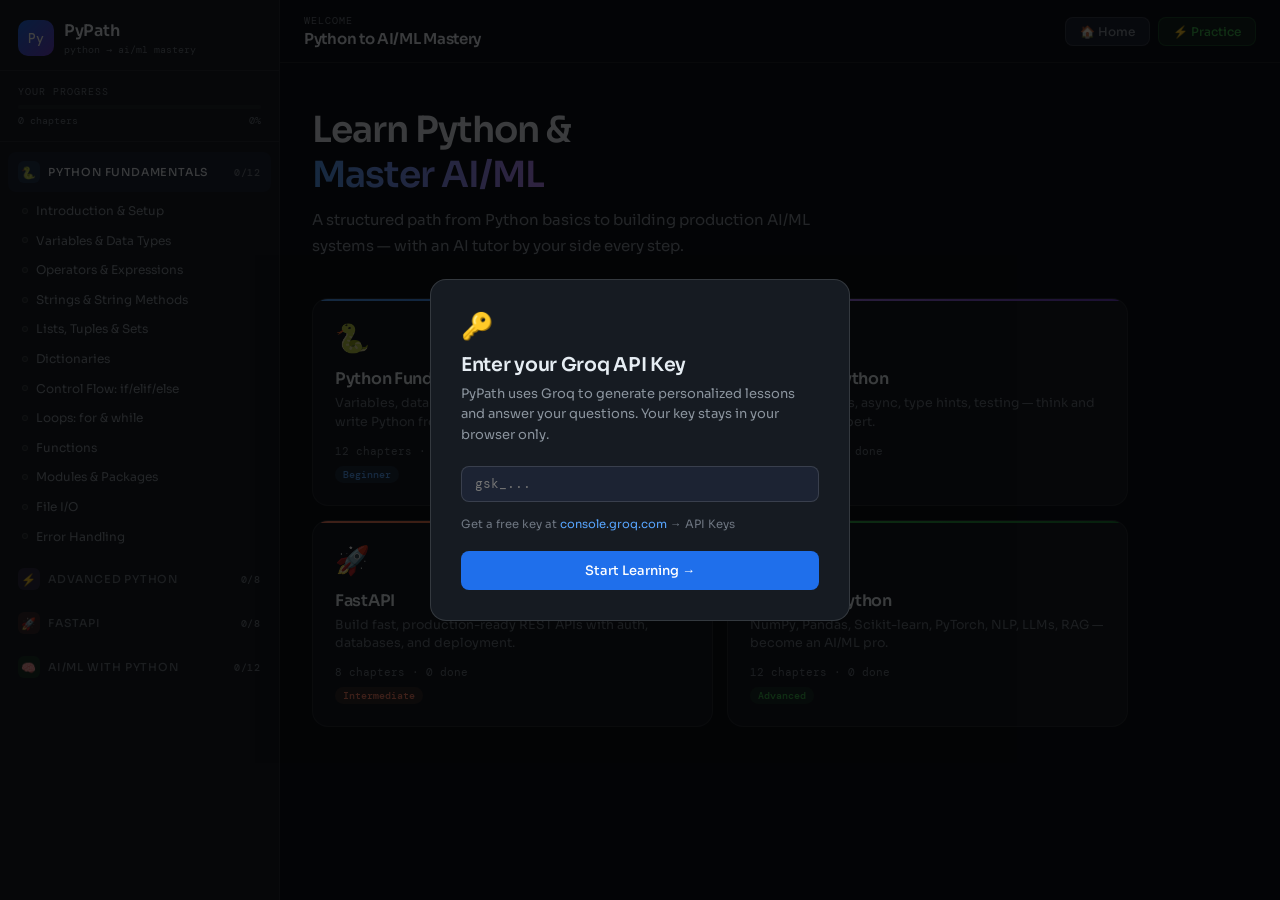
<file: index.html>
<!DOCTYPE html>
<html lang="en">
<head>
<meta charset="UTF-8">
<meta name="viewport" content="width=device-width, initial-scale=1.0">
<title>PyPath — Home</title>
<link href="https://fonts.googleapis.com/css2?family=DM+Mono:wght@400;500&family=Sora:wght@300;400;500;600&display=swap" rel="stylesheet">
<link rel="stylesheet" href="style.css">
<link rel="manifest" href="manifest.json">
<meta name="theme-color" content="#0d1117">
<meta name="apple-mobile-web-app-capable" content="yes">
<meta name="apple-mobile-web-app-status-bar-style" content="black-translucent">
<link rel="apple-touch-icon" href="icon.svg">
</head>
<body>

<!-- API MODAL -->
<div id="api-modal">
  <div class="modal-box">
    <div style="font-size:26px;margin-bottom:10px">🔑</div>
    <div class="modal-title">Enter your Groq API Key</div>
    <div class="modal-sub">PyPath uses Groq to generate personalized lessons and answer your questions. Your key stays in your browser only.</div>
    <input class="modal-input" id="api-key-input" type="password" placeholder="gsk_..." autocomplete="off">
    <div class="modal-note">Get a free key at <a href="https://console.groq.com/keys" target="_blank">console.groq.com</a> → API Keys</div>
    <button class="btn btn-primary" style="width:100%;padding:10px;font-size:13px" onclick="saveApiKey()">Start Learning →</button>
  </div>
</div>

<!-- SIDEBAR -->
<div id="sidebar">
  <div class="sidebar-logo">
    <div class="logo-mark">
      <div class="logo-icon" onclick="showHome()" style="cursor:pointer">Py</div>
      <div onclick="showHome()" style="cursor:pointer"><div class="logo-text">PyPath</div><div class="logo-sub">python → ai/ml mastery</div></div>
    </div>
  </div>
  <div class="sidebar-progress">
    <div class="progress-label">Your Progress</div>
    <div class="progress-bar"><div class="progress-fill" id="prog-fill" style="width:0%"></div></div>
    <div class="progress-stat"><span id="prog-done">0 chapters</span><span id="prog-pct">0%</span></div>
  </div>
  <div class="sidebar-modules" id="sidebar-modules"></div>
</div>

<!-- MAIN -->
<div id="main">
  <div class="topbar">
    <div class="topbar-breadcrumb">
      <div class="tb-module" id="tb-module">Welcome</div>
      <div class="tb-chapter" id="tb-chapter">Python to AI/ML Mastery</div>
    </div>
    <div style="display:flex;gap:8px">
      <button class="btn" onclick="showHome()">🏠 Home</button>
      <button class="btn btn-green" onclick="showPractice()">⚡ Practice</button>
    </div>
  </div>

  <div id="content-area">
    <!-- HOME VIEW -->
    <div class="view active" id="home-view">
      <div class="home-content">
        <div class="home-title">Learn Python &<br><span>Master AI/ML</span></div>
        <div class="home-sub">A structured path from Python basics to building production AI/ML systems — with an AI tutor by your side every step.</div>
        <div class="modules-grid" id="home-modules"></div>
      </div>
    </div>
  </div>
</div>

<script src="script.js"></script>
</body>
</html>
</file>
<file: style.css>
:root {
  --bg: #0d1117; --bg2: #161b22; --bg3: #1c2333; --bg4: #21262d;
  --border: rgba(255,255,255,0.08); --border2: rgba(255,255,255,0.13);
  --text: #e6edf3; --text2: #8b949e; --text3: #6e7681;
  --accent: #58a6ff; --accent2: #1f6feb;
  --green: #3fb950; --purple: #bc8cff; --purple2: #6e40c9;
  --orange: #f78166; --yellow: #e3b341; --pink: #f778ba;
  --radius: 12px; --radius-sm: 8px; --radius-lg: 16px;
  --font: 'Sora', sans-serif; --mono: 'DM Mono', monospace;
}
* { margin:0; padding:0; box-sizing:border-box; }
body { font-family:var(--font); background:var(--bg); color:var(--text); min-height:100vh; display:flex; overflow:hidden; }

/* SIDEBAR */
#sidebar { width:280px; min-width:280px; background:var(--bg2); border-right:1px solid var(--border); display:flex; flex-direction:column; height:100vh; overflow-y:auto; }
.sidebar-logo { padding:20px 18px 14px; border-bottom:1px solid var(--border); }
.logo-mark { display:flex; align-items:center; gap:10px; }
.logo-icon { width:36px; height:36px; background:linear-gradient(135deg,var(--accent2),var(--purple2)); border-radius:10px; display:flex; align-items:center; justify-content:center; font-family:var(--mono); font-size:13px; font-weight:500; color:white; }
.logo-text { font-size:16px; font-weight:600; letter-spacing:-0.3px; }
.logo-sub { font-size:10px; color:var(--text3); font-family:var(--mono); margin-top:2px; }
.sidebar-progress { padding:14px 18px; border-bottom:1px solid var(--border); }
.progress-label { font-size:10px; color:var(--text3); font-family:var(--mono); text-transform:uppercase; letter-spacing:1px; margin-bottom:7px; }
.progress-bar { height:4px; background:var(--bg4); border-radius:99px; overflow:hidden; }
.progress-fill { height:100%; background:linear-gradient(90deg,var(--accent),var(--purple)); border-radius:99px; transition:width 0.5s; }
.progress-stat { display:flex; justify-content:space-between; margin-top:5px; font-size:10px; color:var(--text3); font-family:var(--mono); }
.sidebar-modules { flex:1; padding:10px 8px; }
.module-group { margin-bottom:4px; }
.module-header { display:flex; align-items:center; gap:8px; padding:9px 10px; border-radius:var(--radius-sm); cursor:pointer; transition:all 0.15s; font-size:11px; font-weight:500; text-transform:uppercase; letter-spacing:0.8px; color:var(--text3); user-select:none; }
.module-header:hover { background:var(--bg3); color:var(--text2); }
.module-badge { width:22px; height:22px; border-radius:6px; display:flex; align-items:center; justify-content:center; font-size:12px; flex-shrink:0; }
.m1 .module-badge { background:rgba(88,166,255,0.15); }
.m2 .module-badge { background:rgba(188,140,255,0.15); }
.m3 .module-badge { background:rgba(247,129,102,0.15); }
.m4 .module-badge { background:rgba(63,185,80,0.15); }
.module-chapters { display:none; padding:4px 0; }
.module-group.open .module-chapters { display:block; }
.module-group.open .module-header { background:var(--bg3); color:var(--text); }
.chapter-item { display:flex; align-items:center; gap:8px; padding:7px 10px 7px 14px; border-radius:var(--radius-sm); cursor:pointer; font-size:12px; color:var(--text2); transition:all 0.15s; }
.chapter-item:hover { background:var(--bg3); color:var(--text); }
.chapter-item.active { background:rgba(88,166,255,0.1); color:var(--accent); }
.ch-dot { width:6px; height:6px; border-radius:50%; background:var(--bg4); flex-shrink:0; border:1.5px solid var(--border2); }
.chapter-item.active .ch-dot { background:var(--accent); border-color:var(--accent); }
.chapter-item.completed .ch-dot { background:var(--green); border-color:var(--green); }

/* MAIN */
#main { flex:1; display:flex; flex-direction:column; height:100vh; overflow:hidden; }
.topbar { padding:14px 24px; border-bottom:1px solid var(--border); display:flex; align-items:center; gap:14px; background:var(--bg); flex-shrink:0; }
.topbar-breadcrumb { flex:1; }
.tb-module { font-size:10px; color:var(--text3); font-family:var(--mono); text-transform:uppercase; letter-spacing:1px; }
.tb-chapter { font-size:15px; font-weight:600; letter-spacing:-0.3px; margin-top:2px; }
.btn { padding:6px 14px; border-radius:var(--radius-sm); font-size:12px; font-weight:500; cursor:pointer; border:1px solid var(--border2); background:var(--bg3); color:var(--text2); transition:all 0.15s; font-family:var(--font); }
.btn:hover { background:var(--bg4); color:var(--text); }
.btn-primary { background:var(--accent2); color:white; border-color:transparent; }
.btn-primary:hover { background:var(--accent); }
.btn-green { background:rgba(63,185,80,0.12); color:var(--green); border-color:rgba(63,185,80,0.25); }
.btn-green:hover { background:rgba(63,185,80,0.22); }

#content-area { flex:1; display:flex; overflow:hidden; }

/* LESSON */
#lesson-panel { flex:1; overflow-y:auto; padding:28px 32px; background:var(--bg); }
.lesson-content { line-height:1.8; font-size:14px; color:var(--text2); max-width:740px; }
.lesson-content h1 { font-size:24px; font-weight:600; color:var(--text); letter-spacing:-0.5px; margin-bottom:10px; }
.lesson-content h2 { font-size:17px; font-weight:600; color:var(--text); margin:26px 0 10px; }
.lesson-content h3 { font-size:14px; font-weight:500; color:var(--text); margin:18px 0 7px; }
.lesson-content p { margin-bottom:13px; }
.lesson-content ul,.lesson-content ol { padding-left:20px; margin-bottom:13px; }
.lesson-content li { margin-bottom:5px; }
.lesson-content strong { color:var(--text); font-weight:500; }
.lesson-content code { background:var(--bg3); border:1px solid var(--border); border-radius:4px; padding:1px 5px; font-family:var(--mono); font-size:12px; color:var(--purple); }
.code-block { background:var(--bg2); border:1px solid var(--border); border-radius:var(--radius); margin:14px 0; overflow:hidden; }
.code-block-header { padding:7px 14px; background:var(--bg3); border-bottom:1px solid var(--border); display:flex; align-items:center; justify-content:space-between; font-family:var(--mono); font-size:10px; color:var(--text3); }
.code-block pre { padding:14px 16px; font-family:var(--mono); font-size:12.5px; line-height:1.7; overflow-x:auto; color:var(--text); white-space:pre; }
.kw{color:#ff7b72} .fn{color:#d2a8ff} .str{color:#a5d6ff} .num{color:#79c0ff} .cm{color:#8b949e;font-style:italic} .cls{color:#ffa657}
.concept-cards { display:grid; grid-template-columns:1fr 1fr; gap:10px; margin:18px 0; max-width:740px; }
.concept-card { background:var(--bg2); border:1px solid var(--border); border-radius:var(--radius); padding:14px 16px; }
.cc-icon { font-size:20px; margin-bottom:7px; }
.cc-title { font-size:12px; font-weight:500; color:var(--text); margin-bottom:4px; }
.cc-desc { font-size:11.5px; color:var(--text3); line-height:1.5; }

/* AI PANEL */
#ai-panel { width:320px; min-width:320px; background:var(--bg2); border-left:1px solid var(--border); display:flex; flex-direction:column; }
.ai-panel-header { padding:14px 16px; border-bottom:1px solid var(--border); display:flex; align-items:center; gap:10px; flex-shrink:0; }
.ai-avatar { width:30px; height:30px; border-radius:9px; background:linear-gradient(135deg,#1f6feb,#6e40c9); display:flex; align-items:center; justify-content:center; font-size:13px; flex-shrink:0; }
.ai-name { font-size:13px; font-weight:600; }
.ai-status { font-size:10px; color:var(--green); font-family:var(--mono); }
#ai-tab-bar { display:flex; border-bottom:1px solid var(--border); flex-shrink:0; }
.ai-tab { flex:1; padding:9px; text-align:center; font-size:11px; color:var(--text3); cursor:pointer; transition:all 0.15s; border-bottom:2px solid transparent; }
.ai-tab:hover { color:var(--text2); }
.ai-tab.active { color:var(--accent); border-bottom-color:var(--accent); }
#ai-messages { flex:1; overflow-y:auto; padding:14px; display:flex; flex-direction:column; gap:10px; }
.msg { display:flex; gap:7px; }
.msg-avatar { width:24px; height:24px; border-radius:7px; flex-shrink:0; display:flex; align-items:center; justify-content:center; font-size:10px; font-weight:600; }
.msg.ai .msg-avatar { background:linear-gradient(135deg,#1f6feb,#6e40c9); color:white; }
.msg.user .msg-avatar { background:var(--bg4); color:var(--text2); border:1px solid var(--border2); }
.msg-bubble { flex:1; padding:9px 11px; border-radius:var(--radius-sm); font-size:12.5px; line-height:1.6; color:var(--text2); }
.msg.ai .msg-bubble { background:var(--bg3); border:1px solid var(--border); }
.msg.user .msg-bubble { background:rgba(88,166,255,0.07); border:1px solid rgba(88,166,255,0.18); color:var(--text); }
.msg-bubble code { background:var(--bg); padding:1px 4px; border-radius:3px; font-family:var(--mono); font-size:11px; color:var(--purple); }
.typing-indicator { display:flex; gap:4px; padding:3px 0; }
.typing-dot { width:5px; height:5px; border-radius:50%; background:var(--text3); animation:bounce 1.2s infinite; }
.typing-dot:nth-child(2){animation-delay:0.2s} .typing-dot:nth-child(3){animation-delay:0.4s}
@keyframes bounce{0%,60%,100%{transform:translateY(0)}30%{transform:translateY(-5px)}}
#ai-input-area { padding:10px; border-top:1px solid var(--border); flex-shrink:0; }
.ai-input-wrap { display:flex; gap:7px; align-items:flex-end; }
#ai-input { flex:1; background:var(--bg3); border:1px solid var(--border2); border-radius:var(--radius-sm); padding:7px 11px; font-family:var(--font); font-size:12.5px; color:var(--text); resize:none; min-height:34px; max-height:90px; line-height:1.5; outline:none; transition:border-color 0.15s; }
#ai-input:focus { border-color:var(--accent2); }
#ai-input::placeholder { color:var(--text3); }
.send-btn { width:34px; height:34px; border-radius:var(--radius-sm); background:var(--accent2); border:none; color:white; cursor:pointer; display:flex; align-items:center; justify-content:center; font-size:14px; transition:background 0.15s; flex-shrink:0; }
.send-btn:hover { background:var(--accent); }

/* VIEWS */
.view { display:none; flex:1; overflow:hidden; }
.view.active { display:flex; }
#home-view { overflow-y:auto; }

/* HOME */
.home-content { padding:44px 32px; max-width:880px; }
.home-title { font-size:36px; font-weight:600; letter-spacing:-1px; margin-bottom:10px; }
.home-title span { background:linear-gradient(90deg,var(--accent),var(--purple)); -webkit-background-clip:text; -webkit-text-fill-color:transparent; background-clip:text; }
.home-sub { font-size:15px; color:var(--text2); line-height:1.7; max-width:540px; margin-bottom:40px; }
.modules-grid { display:grid; grid-template-columns:1fr 1fr; gap:14px; }
.module-card { background:var(--bg2); border:1px solid var(--border); border-radius:var(--radius-lg); padding:22px; cursor:pointer; transition:all 0.2s; position:relative; overflow:hidden; }
.module-card::before { content:''; position:absolute; top:0; left:0; right:0; height:2px; }
.mc-1::before{background:linear-gradient(90deg,var(--accent),var(--accent2))} .mc-2::before{background:linear-gradient(90deg,var(--purple),var(--purple2))} .mc-3::before{background:linear-gradient(90deg,var(--orange),#d4611c)} .mc-4::before{background:linear-gradient(90deg,var(--green),#1a7f37)}
.module-card:hover { border-color:var(--border2); transform:translateY(-2px); background:var(--bg3); }
.mc-icon { font-size:28px; margin-bottom:12px; }
.mc-title { font-size:16px; font-weight:600; margin-bottom:5px; letter-spacing:-0.3px; }
.mc-desc { font-size:12.5px; color:var(--text3); line-height:1.5; margin-bottom:12px; }
.mc-meta { font-size:11px; font-family:var(--mono); color:var(--text3); }
.mc-tag { display:inline-block; padding:2px 8px; border-radius:99px; font-size:10px; font-family:var(--mono); font-weight:500; margin-top:8px; }
.t-blue{background:rgba(88,166,255,0.12);color:var(--accent)} .t-purple{background:rgba(188,140,255,0.12);color:var(--purple)} .t-orange{background:rgba(247,129,102,0.12);color:var(--orange)} .t-green{background:rgba(63,185,80,0.12);color:var(--green)}

/* PRACTICE */
#practice-view { flex-direction:row; }
.editor-header { padding:10px 18px; background:var(--bg2); border-bottom:1px solid var(--border); display:flex; align-items:center; gap:10px; flex-shrink:0; }
#code-editor { flex:1; background:var(--bg); border:none; outline:none; resize:none; font-family:var(--mono); font-size:13px; color:var(--text); padding:18px 22px; line-height:1.7; }
.output-area { background:var(--bg2); border-top:1px solid var(--border); max-height:180px; display:flex; flex-direction:column; transition:max-height 0.25s ease-out; overflow:hidden; }
.output-area.collapsed { max-height: 32px; }
.output-header { padding:7px 18px; border-bottom:1px solid var(--border); font-size:10px; font-family:var(--mono); color:var(--text3); display:flex; align-items:center; gap:7px; cursor:pointer; user-select:none; height:32px; flex-shrink:0; }
.out-dot { width:5px; height:5px; border-radius:50%; }
.out-toggle { margin-left: auto; font-size: 10px; transition: transform 0.2s; }
.collapsed .out-toggle { transform: rotate(-180deg); }
#output-text { padding:12px 18px; font-family:var(--mono); font-size:12.5px; color:var(--green); line-height:1.7; white-space:pre; overflow:auto; flex:1; }

/* QUIZ */
.quiz-box { background:var(--bg2); border:1px solid var(--border); border-radius:var(--radius); padding:20px; margin:20px 0; max-width:740px; }
.quiz-q { font-size:14px; font-weight:500; color:var(--text); margin-bottom:14px; }
.quiz-options { display:flex; flex-direction:column; gap:7px; }
.quiz-opt { padding:10px 14px; background:var(--bg3); border:1px solid var(--border); border-radius:var(--radius-sm); cursor:pointer; font-size:13px; color:var(--text2); transition:all 0.15s; font-family:var(--font); text-align:left; }
.quiz-opt:hover:not(:disabled) { border-color:var(--accent2); color:var(--text); }
.quiz-opt.correct { background:rgba(63,185,80,0.1); border-color:var(--green); color:var(--green); }
.quiz-opt.wrong { background:rgba(247,129,102,0.1); border-color:var(--orange); color:var(--orange); }
.quiz-feedback { margin-top:12px; font-size:12.5px; padding:9px 13px; border-radius:var(--radius-sm); display:none; }
.quiz-feedback.show{display:block} .quiz-feedback.good{background:rgba(63,185,80,0.1);color:var(--green);border:1px solid rgba(63,185,80,0.3)} .quiz-feedback.bad{background:rgba(247,129,102,0.1);color:var(--orange);border:1px solid rgba(247,129,102,0.3)}

/* MISC */
::-webkit-scrollbar{width:5px;height:5px} ::-webkit-scrollbar-track{background:transparent} ::-webkit-scrollbar-thumb{background:var(--bg4);border-radius:99px}
.loading-spinner{display:inline-block;width:13px;height:13px;border:2px solid var(--border2);border-top-color:var(--accent);border-radius:50%;animation:spin 0.8s linear infinite}
@keyframes spin{to{transform:rotate(360deg)}}
.chapter-complete { background:linear-gradient(135deg,rgba(63,185,80,0.07),rgba(88,166,255,0.07)); border:1px solid rgba(63,185,80,0.2); border-radius:var(--radius); padding:22px; margin:22px 0; max-width:740px; text-align:center; }
.cc-emoji2{font-size:32px;margin-bottom:10px} .cc-title2{font-size:17px;font-weight:600;color:var(--green);margin-bottom:7px} .cc-sub2{font-size:13px;color:var(--text2)}

/* API MODAL */
#api-modal { position:fixed; inset:0; background:rgba(0,0,0,0.75); display:flex; align-items:center; justify-content:center; z-index:100; }
.modal-box { background:var(--bg2); border:1px solid var(--border2); border-radius:var(--radius-lg); padding:30px; width:420px; }
.modal-title { font-size:19px; font-weight:600; margin-bottom:7px; letter-spacing:-0.3px; }
.modal-sub { font-size:13px; color:var(--text2); line-height:1.6; margin-bottom:20px; }
.modal-input { width:100%; background:var(--bg3); border:1px solid var(--border2); border-radius:var(--radius-sm); padding:9px 13px; font-family:var(--mono); font-size:12.5px; color:var(--text); outline:none; margin-bottom:14px; }
.modal-input:focus{border-color:var(--accent2)}
.modal-note { font-size:11.5px; color:var(--text3); line-height:1.5; margin-bottom:18px; }
.modal-note a{color:var(--accent);text-decoration:none}
</file>
